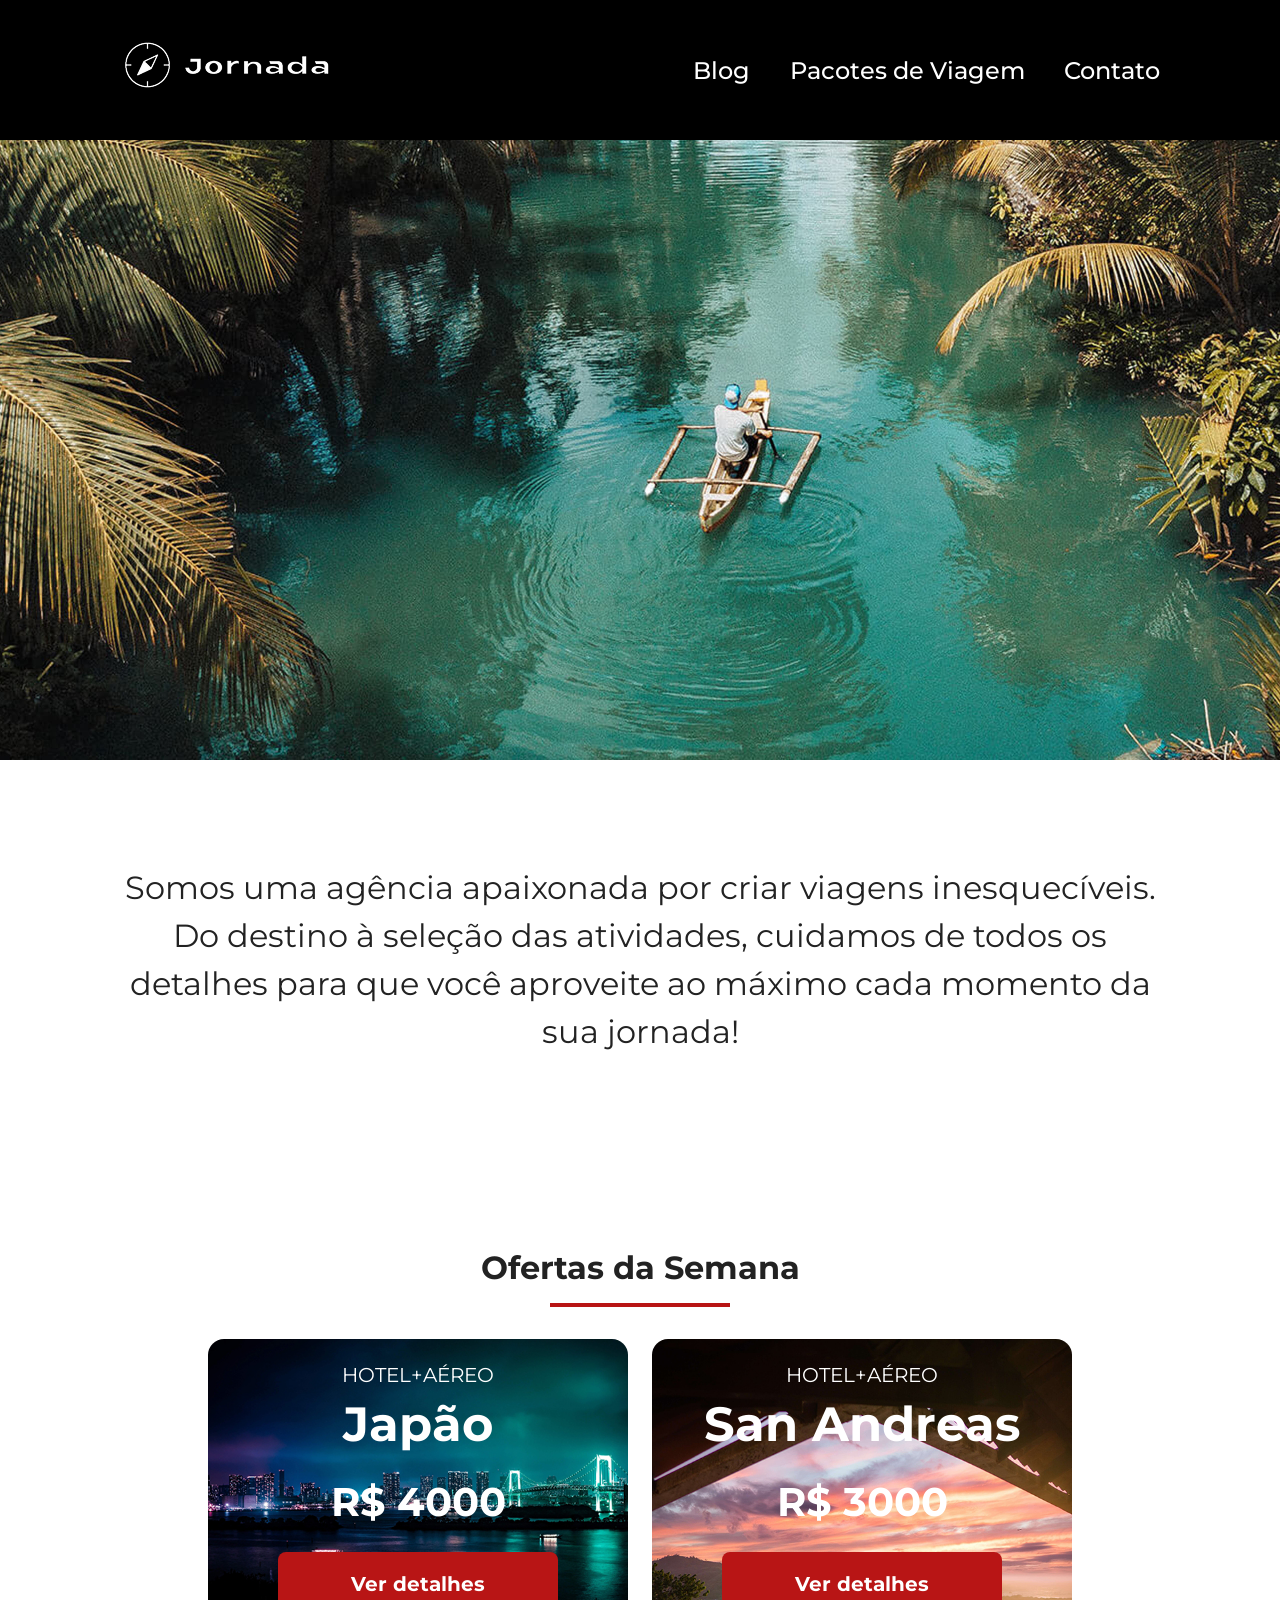
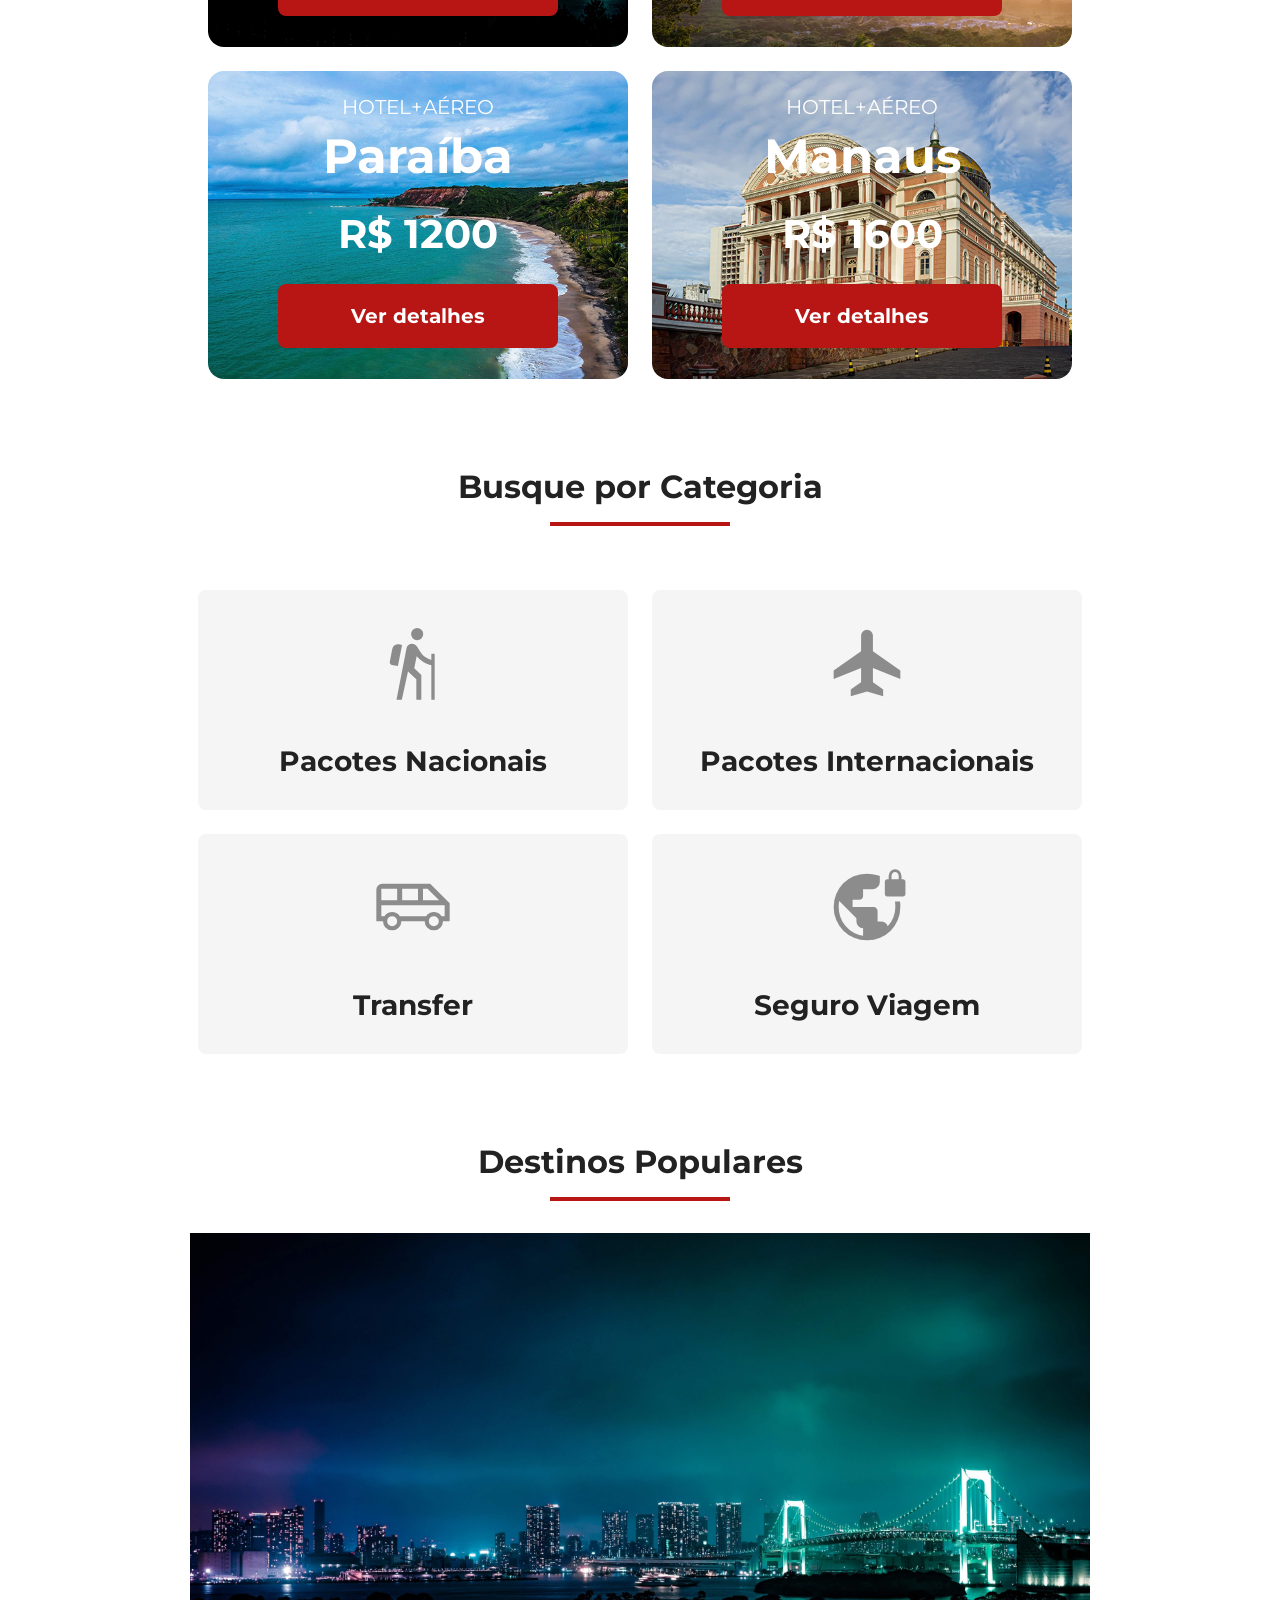
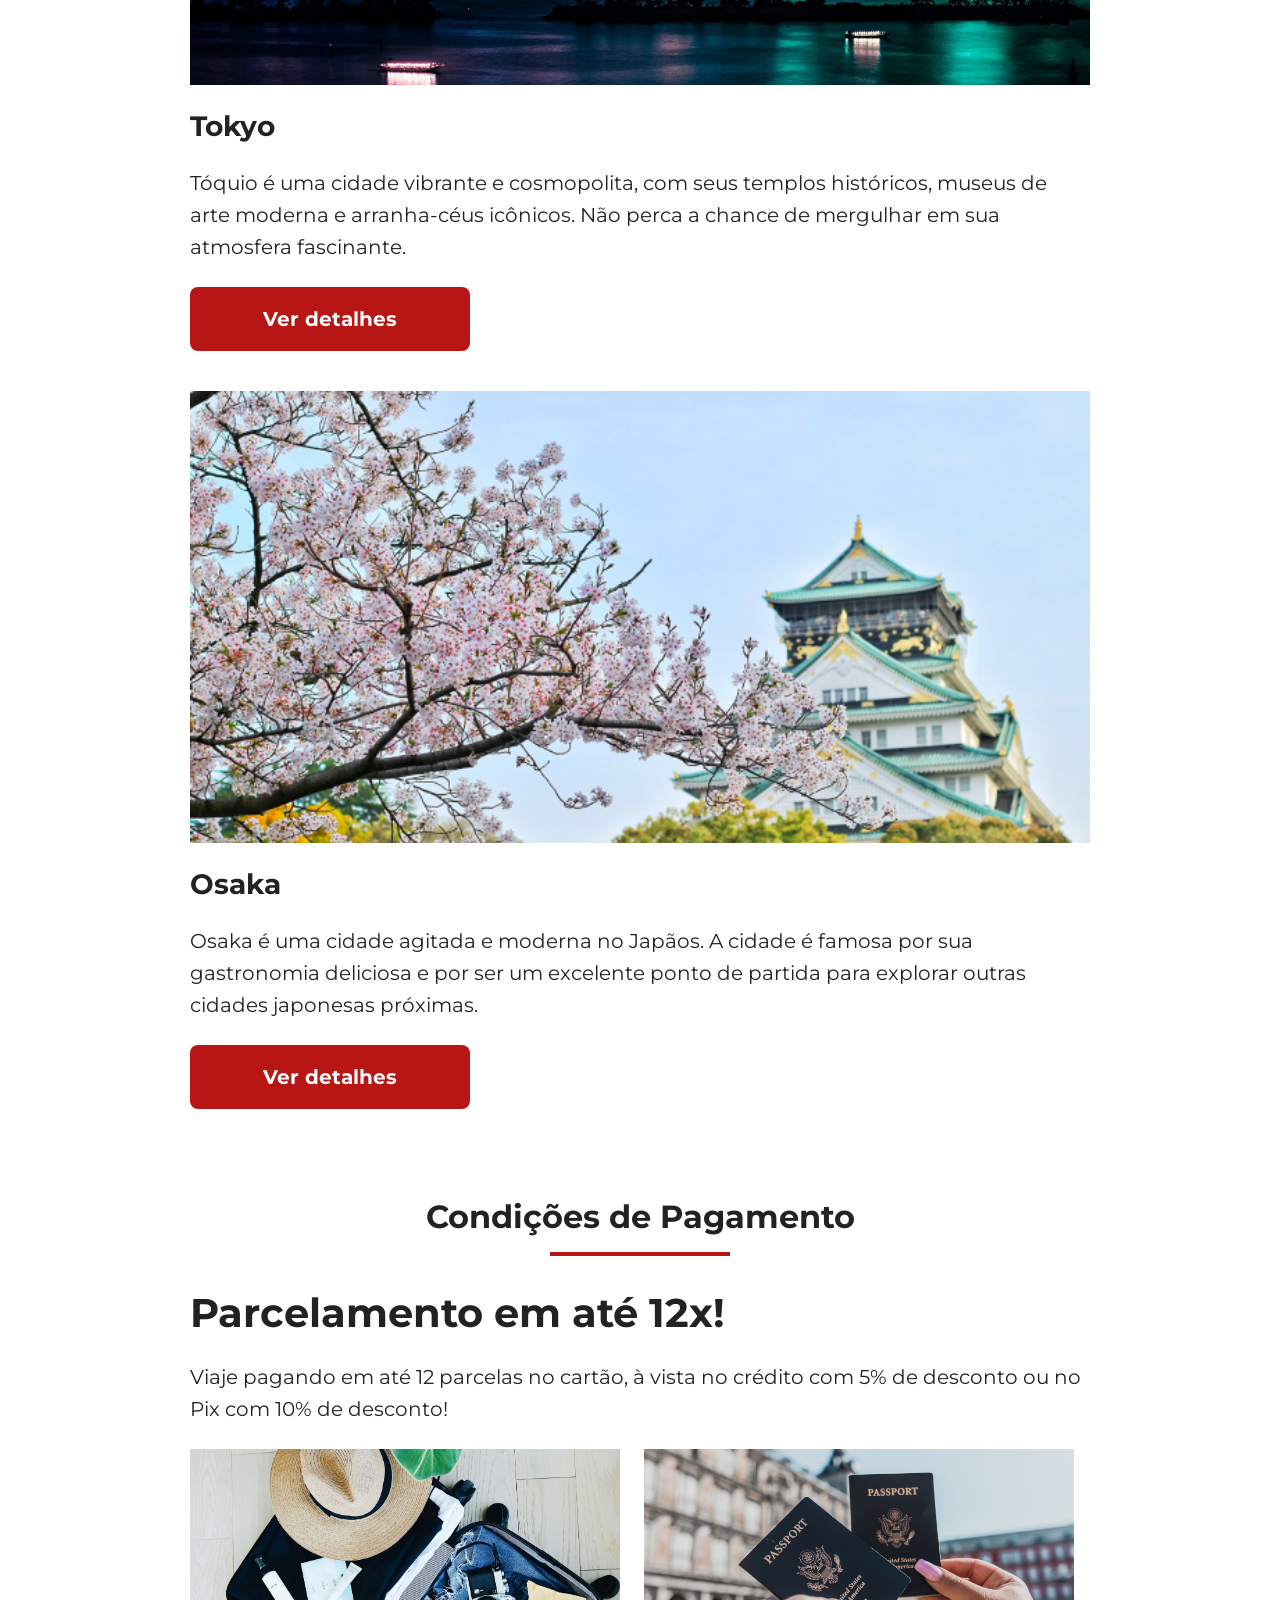
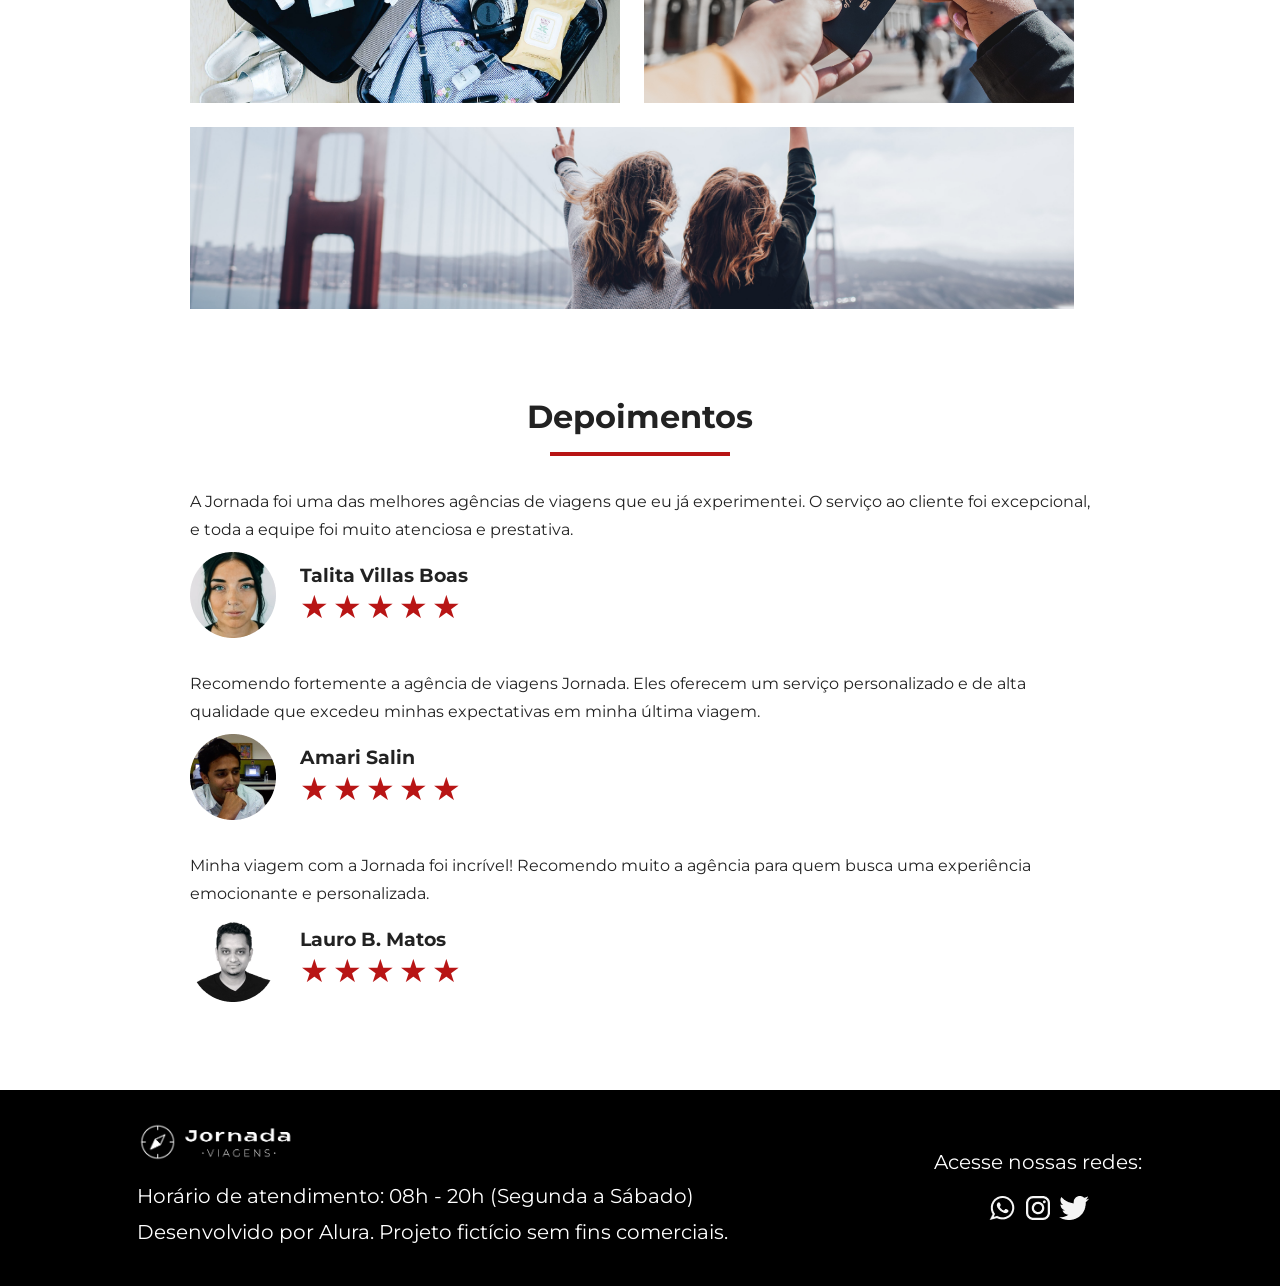
<file: index.html>
<!DOCTYPE html>
<html lang="pt-br">
  <head>
    <meta charset="UTF-8" />
    <meta name="viewport" content="width=device-width, initial-scale=1.0" />
    <meta
      name="description"
      content="Jornada Viagens, uma agência apaixonada por criar viagens inesquecíveis."
    />

    <meta name="og:title" content="Jornada Viagens" />
    <meta
      name="og:description"
      content="Jornada Viagens, uma agência apaixonada por criar viagens inesquecíveis."
    />
    <meta
      name="og:image"
      content="https://gostavovinicius.github.io/jornada-viagens/img/jornada-viagens.png"
    />
    <meta name="og:type" content="website" />
    <meta
      name="og:url"
      content="https://gostavovinicius.github.io/jornada-viagens"
    />

    <link rel="stylesheet" href="css/style.css" />
    <link rel="shortcut icon" href="favicon.svg" type="image/svg" />
    <title>Jornada Viagens</title>
  </head>
  <body>
    <header class="main-header">
      <a class="logo" href="index.html" title="Voltar a página inicial">
        <img
          class="img-mobile"
          src="./img/bussola-jornada-branca.png"
          alt="Bussola do logo Jornada Viagens na cor branca"
        />
        <img
          class="img-desktop"
          src="./img/bussola-jornada-branca-desktop.png"
          alt="Bussola do logo Jornada Viagens na cor branca"
        />
      </a>
      <div class="navigation-menu">
        <label for="menu">
          <img src="./img/menu.png" alt="Menu" />
        </label>
        <input type="checkbox" id="menu" hidden />
        <nav>
          <ul class="list-links">
            <li>
              <a href="blog.html">Blog</a>
            </li>
            <li>
              <a href="pacotes.html">Pacotes de Viagem</a>
            </li>
            <li>
              <a href="contato.html">Contato</a>
            </li>
          </ul>
        </nav>
      </div>
    </header>
    <section class="hero">
      <div class="hero-img"></div>
      <h2>
        Somos uma agência apaixonada por criar viagens inesquecíveis. Do destino
        à seleção das atividades, cuidamos de todos os detalhes para que você
        aproveite ao máximo cada momento da sua jornada!
      </h2>
    </section>
    <section class="offers">
      <div class="section-title">
        <h2>Ofertas da Semana</h2>
        <hr />
      </div>
      <div class="offers-cards">
        <article class="card bg-japao">
          <header>
            <p>HOTEL+AÉREO</p>
            <h3>
              Japão <br />
              <span>R$ 4000</span>
            </h3>
          </header>
          <footer>
            <a href="#" class="button">Ver detalhes</a>
          </footer>
        </article>
        <article class="card bg-san-andreas">
          <header>
            <p>HOTEL+AÉREO</p>
            <h3>
              San Andreas <br />
              <span>R$ 3000</span>
            </h3>
          </header>
          <footer>
            <a href="#" class="button">Ver detalhes</a>
          </footer>
        </article>
        <article class="card bg-paraiba">
          <header>
            <p>HOTEL+AÉREO</p>
            <h3>
              Paraíba <br />
              <span>R$ 1200</span>
            </h3>
          </header>
          <footer>
            <a href="#" class="button">Ver detalhes</a>
          </footer>
        </article>
        <article class="card bg-manaus">
          <header>
            <p>HOTEL+AÉREO</p>
            <h3>
              Manaus <br />
              <span>R$ 1600</span>
            </h3>
          </header>
          <footer>
            <a href="#" class="button">Ver detalhes</a>
          </footer>
        </article>
      </div>
    </section>
    <section class="categories">
      <div class="section-title">
        <h2>Busque por Categoria</h2>
        <hr />
      </div>
      <div class="categories-cards">
        <a
          class="card"
          href="#"
          title="Busque pela categoria Pacotes Nacionais"
        >
          <img src="./img/pacotes-nacionais.svg" alt="Icone de viajante" />
          <h3 class="content-title">Pacotes Nacionais</h3>
        </a>

        <a
          class="card"
          href="#"
          title="Busque pela categoria Pacotes Internacionais"
        >
          <img src="./img/pacotes-internacionais.svg" alt="Icone de um avião" />
          <h3 class="content-title">Pacotes Internacionais</h3>
        </a>

        <a
          class="card single-line transfer"
          href="#"
          title="Busque pelo serviço de Transfer"
        >
          <img src="./img/transfer.svg" alt="Icone de um onibus" />
          <h3 class="content-title">Transfer</h3>
        </a>

        <a
          class="card single-line"
          href="#"
          title="Busque pelo serviço de Seguro Viagem"
        >
          <img
            src="./img/seguro-viagem.svg"
            alt="Icone de um planeta com cadeado"
          />
          <h3 class="content-title">Seguro Viagem</h3>
        </a>
      </div>
    </section>
    <section class="destinations">
      <div class="section-title">
        <h2>Destinos Populares</h2>
        <hr />
      </div>
      <div class="destinations-items">
        <article class="item">
          <header>
            <div class="img-item tokyo"></div>
            <h3 class="content-title">Tokyo</h3>
          </header>
          <p class="content-text">
            Tóquio é uma cidade vibrante e cosmopolita, com seus templos
            históricos, museus de arte moderna e arranha-céus icônicos. Não
            perca a chance de mergulhar em sua atmosfera fascinante.
          </p>
          <footer>
            <a
              href="#"
              class="button"
              title="Veja mais detalhes do destino Tokyo"
              >Ver detalhes</a
            >
          </footer>
        </article>
        <article class="item">
          <header>
            <div class="img-item osaka"></div>
            <h3 class="content-title">Osaka</h3>
          </header>
          <p class="content-text">
            Osaka é uma cidade agitada e moderna no Japãos. A cidade é famosa
            por sua gastronomia deliciosa e por ser um excelente ponto de
            partida para explorar outras cidades japonesas próximas.
          </p>
          <footer>
            <a
              href="#"
              class="button"
              title="Veja mais detalhes do destino Osaka"
              >Ver detalhes</a
            >
          </footer>
        </article>
      </div>
    </section>
    <section class="payments">
      <div class="section-title">
        <h2>Condições de Pagamento</h2>
        <hr />
      </div>
      <div class="content-content">
        <div class="text-content">
          <h3 class="content-title">Parcelamento em até 12x!</h3>
          <p class="content-text">
            Viaje pagando em até 12 parcelas no cartão, à vista no crédito com
            5% de desconto ou no Pix com 10% de desconto!
          </p>
        </div>
        <div class="image-content">
          <div class="image bag"></div>
          <div class="image passport"></div>
          <div class="image people"></div>
        </div>
      </div>
    </section>
    <section class="testimonial">
      <div class="section-title">
        <h2>Depoimentos</h2>
        <hr />
      </div>
      <div class="testimonial-container">
        <article>
          <header>
            <p>
              A Jornada foi uma das melhores agências de viagens que eu já
              experimentei. O serviço ao cliente foi excepcional, e toda a
              equipe foi muito atenciosa e prestativa.
            </p>
          </header>
          <footer>
            <img
              src="./img/avatar-talita.png"
              alt="Imagem de perfil da cliente Talita Villas Boas"
            />
            <div class="profile-content">
              <h3>Talita Villas Boas</h3>
              <div class="rating">
                <span class="star">&#9733;</span>
                <span class="star">&#9733;</span>
                <span class="star">&#9733;</span>
                <span class="star">&#9733;</span>
                <span class="star">&#9733;</span>
              </div>
            </div>
          </footer>
        </article>
        <article>
          <header>
            <p>
              Recomendo fortemente a agência de viagens Jornada. Eles oferecem
              um serviço personalizado e de alta qualidade que excedeu minhas
              expectativas em minha última viagem.
            </p>
          </header>
          <footer>
            <img
              src="./img/avatar-amari.png"
              alt="Imagem de perfil da cliente Amari Salin"
            />
            <div class="profile-content">
              <h3>Amari Salin</h3>
              <div class="rating">
                <span class="star">&#9733;</span>
                <span class="star">&#9733;</span>
                <span class="star">&#9733;</span>
                <span class="star">&#9733;</span>
                <span class="star">&#9733;</span>
              </div>
            </div>
          </footer>
        </article>
        <article>
          <header>
            <p>
              Minha viagem com a Jornada foi incrível! Recomendo muito a agência
              para quem busca uma experiência emocionante e personalizada.
            </p>
          </header>
          <footer>
            <img
              src="./img/avatar-lauro.png"
              alt="Imagem de perfil da cliente Talita Villas Boas"
            />
            <div class="profile-content">
              <h3>Lauro B. Matos</h3>
              <div class="rating">
                <span class="star">&#9733;</span>
                <span class="star">&#9733;</span>
                <span class="star">&#9733;</span>
                <span class="star">&#9733;</span>
                <span class="star">&#9733;</span>
              </div>
            </div>
          </footer>
        </article>
      </div>
    </section>
    <section class="hero-footer">
      <div class="hero-footer-img"></div>
    </section>
    <footer class="rodape">
      <div class="rodape-info">
        <a href="index.html">
          <img
            class="rodape-logo"
            src="./img/jornada-viagens.png"
            alt="Logo da Jornada Viagens"
          />
        </a>
        <p>Horário de atendimento: 08h - 20h (Segunda a Sábado)</p>
        <p>Desenvolvido por Alura. Projeto fictício sem fins comerciais.</p>
      </div>
      <div class="rodape-social">
        <p>Acesse nossas redes:</p>
        <a href="#" title="Acesse o nosso Whatsapp"
          ><img src="./img/whatsapp.png" alt="Logo do whatsapp branco"
        /></a>
        <a href="#" title="Acesse o nosso Instagram"
          ><img src="./img/instagram.png" alt="Logo do instagram branco"
        /></a>
        <a href="#" title="Acesse o nosso Twitter"
          ><img src="./img/twitter.png" alt="Logo do twitter branco"
        /></a>
      </div>
    </footer>
  </body>
</html>
</file>
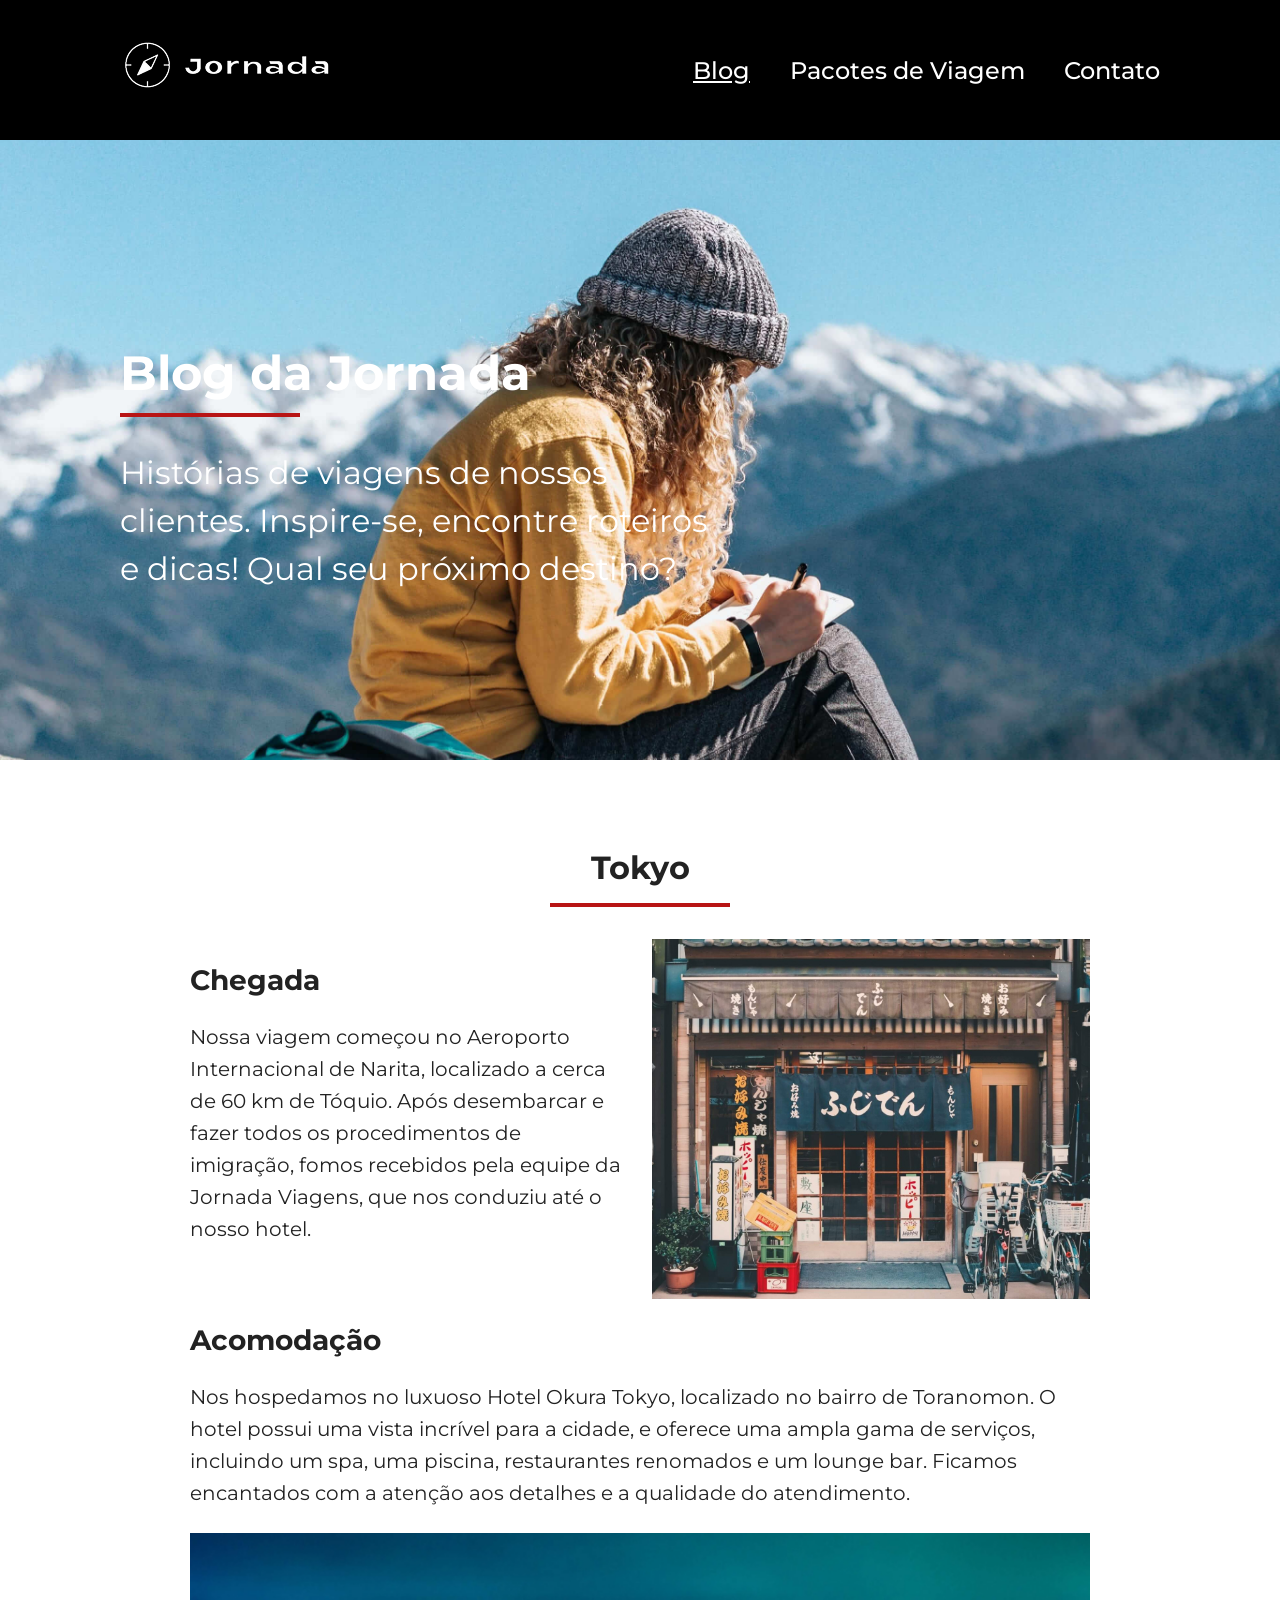
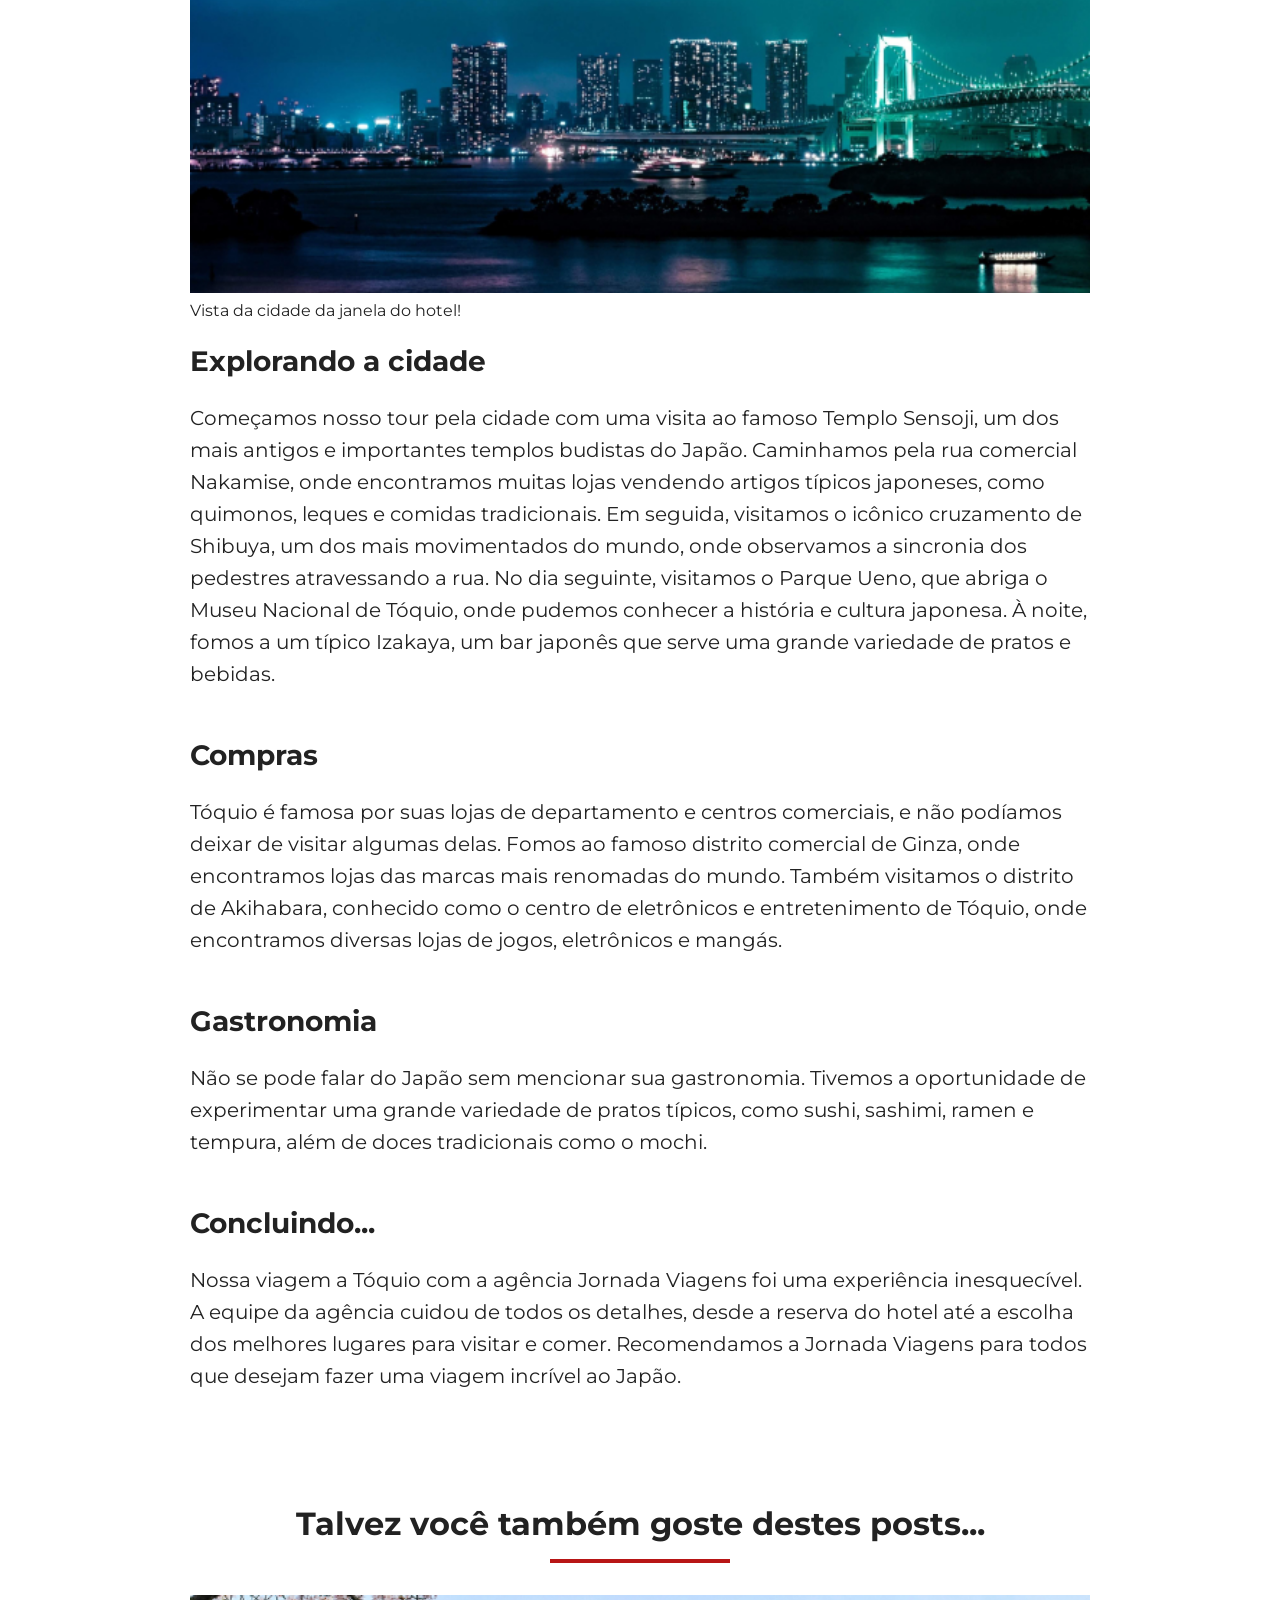
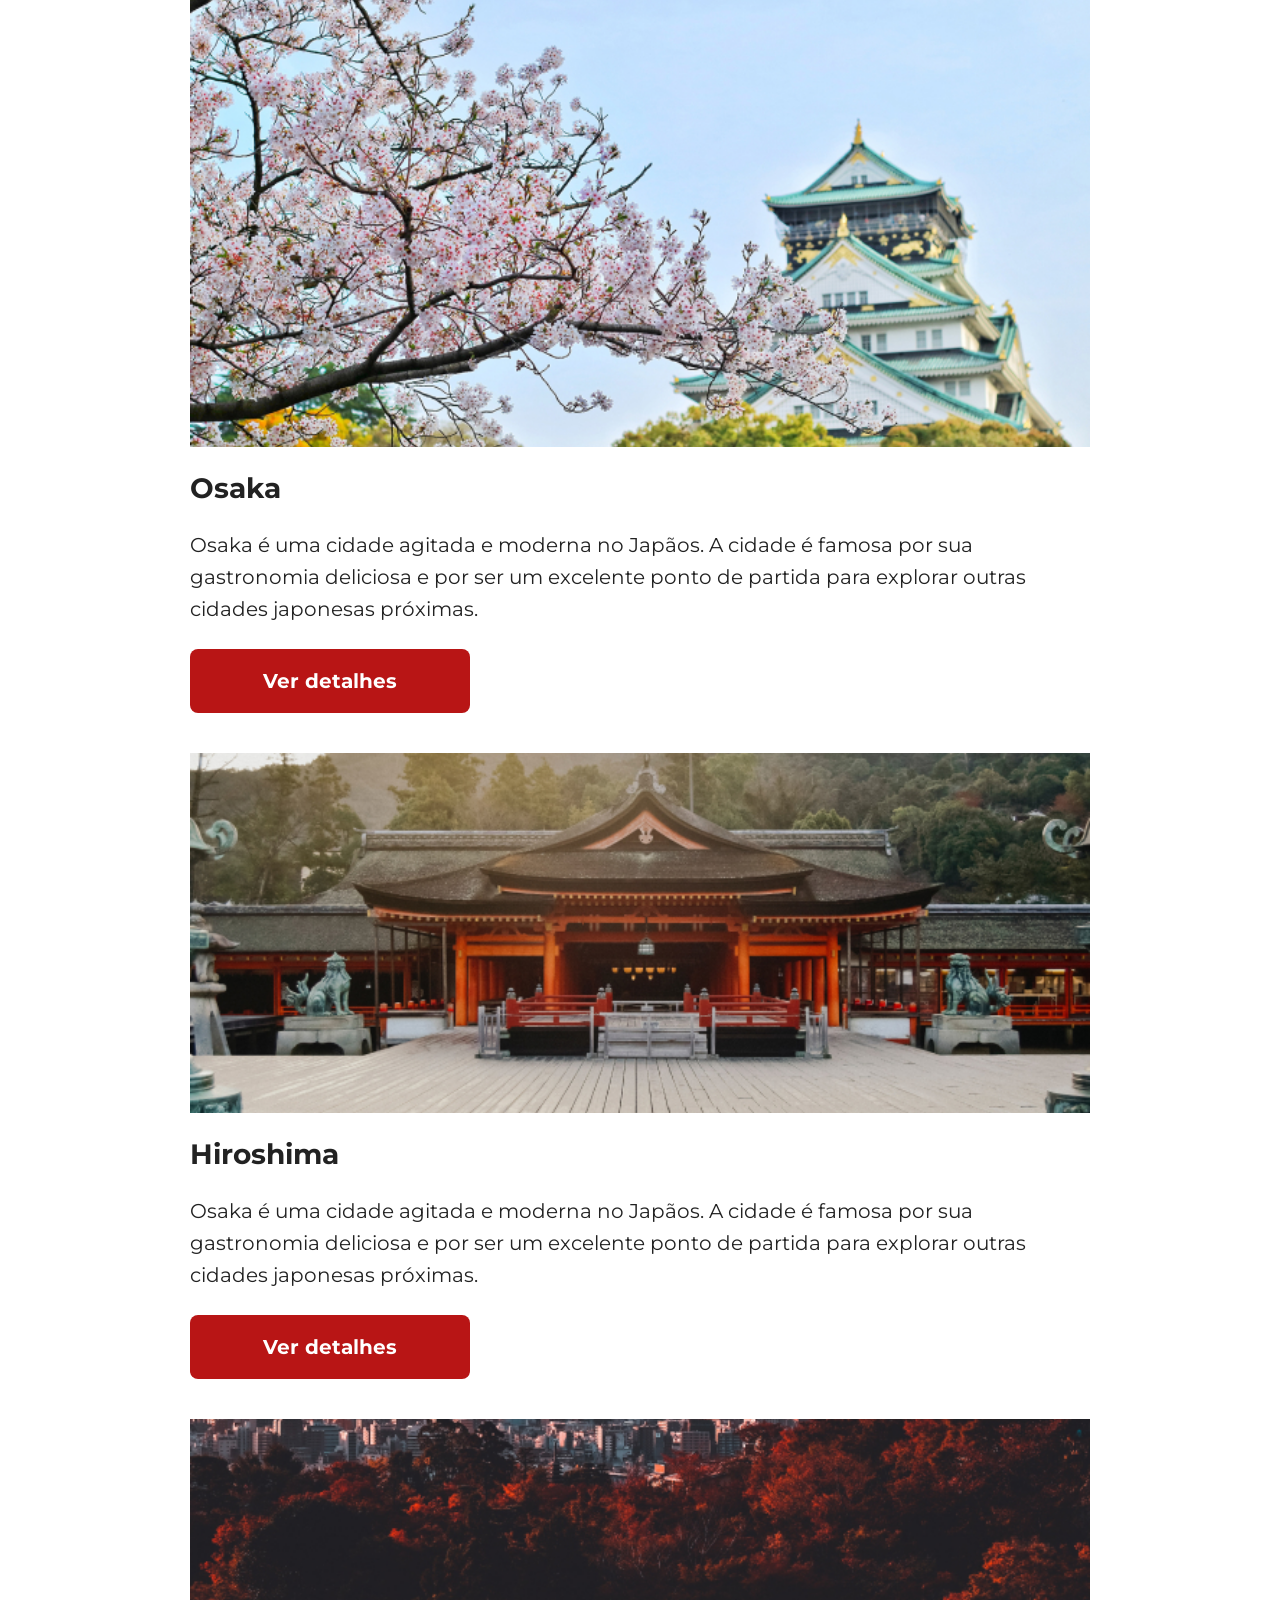
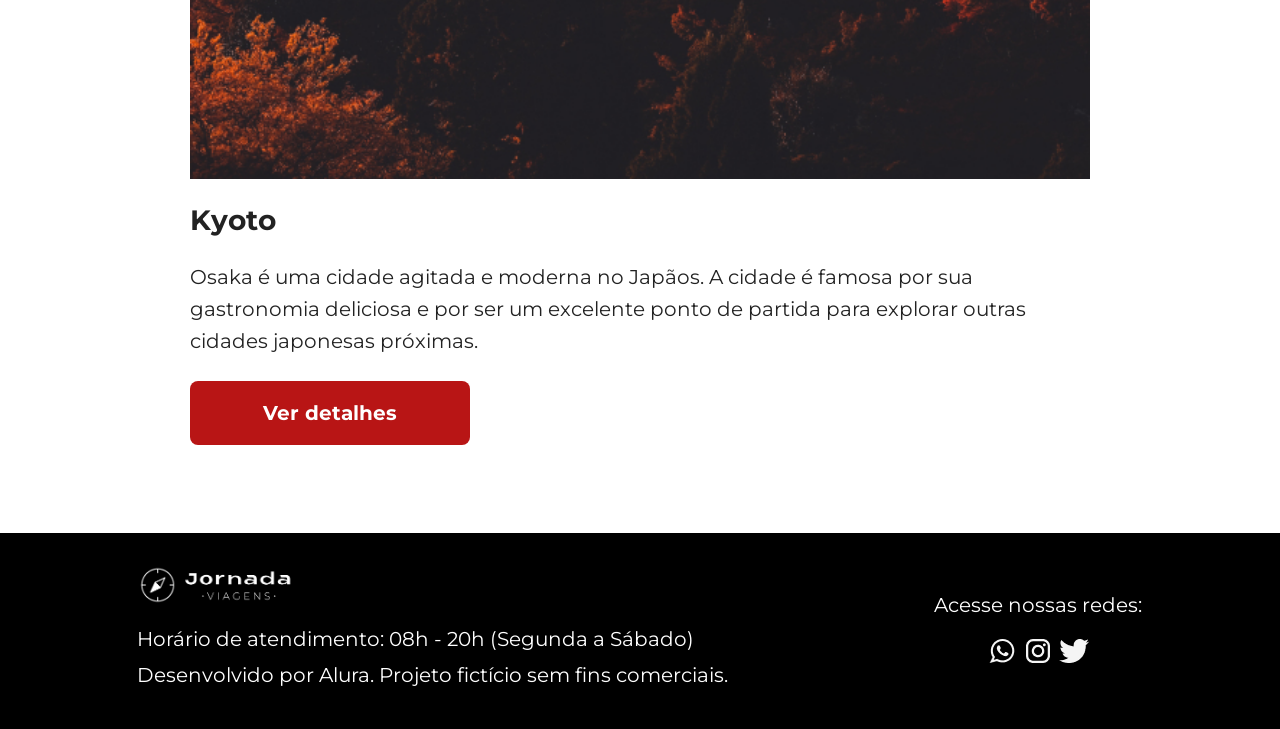
<file: blog.html>
<!DOCTYPE html>
<html lang="pt-br">
  <head>
    <meta charset="UTF-8" />
    <meta name="viewport" content="width=device-width, initial-scale=1.0" />
    <meta
      name="description"
      content="Jornada Viagens, uma agência apaixonada por criar viagens inesquecíveis."
    />

    <meta name="og:title" content="Jornada Viagens" />
    <meta
      name="og:description"
      content="Jornada Viagens, uma agência apaixonada por criar viagens inesquecíveis."
    />
    <meta
      name="og:image"
      content="https://gostavovinicius.github.io/jornada-viagens/img/jornada-viagens.png"
    />
    <meta name="og:type" content="website" />
    <meta
      name="og:url"
      content="https://gostavovinicius.github.io/jornada-viagens"
    />

    <link rel="stylesheet" href="css/style.css" />
    <link rel="shortcut icon" href="favicon.svg" type="image/svg" />
    <title>Jornada Viagens</title>
  </head>
  <body>
    <header class="main-header">
      <a class="logo" href="index.html" title="Voltar a página inicial">
        <img
          class="img-mobile"
          src="./img/bussola-jornada-branca.png"
          alt="Bussola do logo Jornada Viagens na cor branca"
        />
        <img
          class="img-desktop"
          src="./img/bussola-jornada-branca-desktop.png"
          alt="Bussola do logo Jornada Viagens na cor branca"
        />
      </a>
      <div class="navigation-menu">
        <label for="menu">
          <img src="./img/menu.png" alt="Menu" />
        </label>
        <input type="checkbox" id="menu" hidden />
        <nav>
          <ul class="list-links">
            <li>
              <a class="page-current" href="blog.html">Blog</a>
            </li>
            <li>
              <a href="pacotes.html">Pacotes de Viagem</a>
            </li>
            <li>
              <a href="contato.html">Contato</a>
            </li>
          </ul>
        </nav>
      </div>
    </header>
    <section class="hero-blog">
      <div class="hero-blog-bg">
        <h2 class="title-page">
          Blog da Jornada
          <hr />
        </h2>

        <p class="blog-text">
          Histórias de viagens de nossos clientes. Inspire-se, encontre roteiros
          e dicas! Qual seu próximo destino?
        </p>
      </div>
    </section>
    <section class="post-blog">
      <div class="section-title">
        <h2>Tokyo</h2>
        <hr />
      </div>
      <section class="post-content">
        <div class="welcome">
          <div>
            <h3 class="content-title">Chegada</h3>
            <p>
              Nossa viagem começou no Aeroporto Internacional de Narita,
              localizado a cerca de 60 km de Tóquio. Após desembarcar e fazer
              todos os procedimentos de imigração, fomos recebidos pela equipe
              da Jornada Viagens, que nos conduziu até o nosso hotel.
            </p>
          </div>
          <div class="content-photo tokyo"></div>
        </div>
        <h3 class="content-title">Acomodação</h3>
        <p>
          Nos hospedamos no luxuoso Hotel Okura Tokyo, localizado no bairro de
          Toranomon. O hotel possui uma vista incrível para a cidade, e oferece
          uma ampla gama de serviços, incluindo um spa, uma piscina,
          restaurantes renomados e um lounge bar. Ficamos encantados com a
          atenção aos detalhes e a qualidade do atendimento.
        </p>

        <figure>
          <div class="content-photo tokyo-city"></div>
          <legend>Vista da cidade da janela do hotel!</legend>
        </figure>
        <h3 class="content-title">Explorando a cidade</h3>
        <p>
          Começamos nosso tour pela cidade com uma visita ao famoso Templo
          Sensoji, um dos mais antigos e importantes templos budistas do Japão.
          Caminhamos pela rua comercial Nakamise, onde encontramos muitas lojas
          vendendo artigos típicos japoneses, como quimonos, leques e comidas
          tradicionais. Em seguida, visitamos o icônico cruzamento de Shibuya,
          um dos mais movimentados do mundo, onde observamos a sincronia dos
          pedestres atravessando a rua. No dia seguinte, visitamos o Parque
          Ueno, que abriga o Museu Nacional de Tóquio, onde pudemos conhecer a
          história e cultura japonesa. À noite, fomos a um típico Izakaya, um
          bar japonês que serve uma grande variedade de pratos e bebidas.
        </p>
        <h3 class="content-title">Compras</h3>
        <p>
          Tóquio é famosa por suas lojas de departamento e centros comerciais, e
          não podíamos deixar de visitar algumas delas. Fomos ao famoso distrito
          comercial de Ginza, onde encontramos lojas das marcas mais renomadas
          do mundo. Também visitamos o distrito de Akihabara, conhecido como o
          centro de eletrônicos e entretenimento de Tóquio, onde encontramos
          diversas lojas de jogos, eletrônicos e mangás.
        </p>
        <h3 class="content-title">Gastronomia</h3>
        <p>
          Não se pode falar do Japão sem mencionar sua gastronomia. Tivemos a
          oportunidade de experimentar uma grande variedade de pratos típicos,
          como sushi, sashimi, ramen e tempura, além de doces tradicionais como
          o mochi.
        </p>
        <h3 class="content-title">Concluindo...</h3>
        <p>
          Nossa viagem a Tóquio com a agência Jornada Viagens foi uma
          experiência inesquecível. A equipe da agência cuidou de todos os
          detalhes, desde a reserva do hotel até a escolha dos melhores lugares
          para visitar e comer. Recomendamos a Jornada Viagens para todos que
          desejam fazer uma viagem incrível ao Japão.
        </p>
      </section>
      <section class="others-posts">
        <div class="section-title">
          <h2>Talvez você também goste destes posts...</h2>
          <hr />
        </div>
        <div class="destinations-items">
          <article class="item">
            <header>
              <div class="img-item osaka"></div>
              <h3 class="content-title">Osaka</h3>
            </header>
            <p>
              Osaka é uma cidade agitada e moderna no Japãos. A cidade é famosa
              por sua gastronomia deliciosa e por ser um excelente ponto de
              partida para explorar outras cidades japonesas próximas.
            </p>
            <footer>
              <a
                href="#"
                class="button"
                title="Veja mais detalhes do destino Tokyo"
                >Ver detalhes</a
              >
            </footer>
          </article>
          <article class="item">
            <header>
              <div class="content-photo hiroshima"></div>
              <h3 class="content-title">Hiroshima</h3>
            </header>
            <p>
              Osaka é uma cidade agitada e moderna no Japãos. A cidade é famosa
              por sua gastronomia deliciosa e por ser um excelente ponto de
              partida para explorar outras cidades japonesas próximas.
            </p>
            <footer>
              <a
                href="#"
                class="button"
                title="Veja mais detalhes do destino Osaka"
                >Ver detalhes</a
              >
            </footer>
          </article>
          <article class="item">
            <header>
              <div class="content-photo kyoto"></div>
              <h3 class="content-title">Kyoto</h3>
            </header>
            <p>
              Osaka é uma cidade agitada e moderna no Japãos. A cidade é famosa
              por sua gastronomia deliciosa e por ser um excelente ponto de
              partida para explorar outras cidades japonesas próximas.
            </p>
            <footer>
              <a
                href="#"
                class="button"
                title="Veja mais detalhes do destino Osaka"
                >Ver detalhes</a
              >
            </footer>
          </article>
        </div>
      </section>
    </section>
    <footer class="rodape">
      <div class="rodape-info">
        <a href="index.html">
          <img
            class="rodape-logo"
            src="./img/jornada-viagens.png"
            alt="Logo da Jornada Viagens"
          />
        </a>
        <p>Horário de atendimento: 08h - 20h (Segunda a Sábado)</p>
        <p>Desenvolvido por Alura. Projeto fictício sem fins comerciais.</p>
      </div>
      <div class="rodape-social">
        <p>Acesse nossas redes:</p>
        <a href="#" title="Acesse o nosso Whatsapp"
          ><img src="./img/whatsapp.png" alt="Logo do whatsapp branco"
        /></a>
        <a href="#" title="Acesse o nosso Instagram"
          ><img src="./img/instagram.png" alt="Logo do instagram branco"
        /></a>
        <a href="#" title="Acesse o nosso Twitter"
          ><img src="./img/twitter.png" alt="Logo do twitter branco"
        /></a>
      </div>
    </footer>
  </body>
</html>
</file>
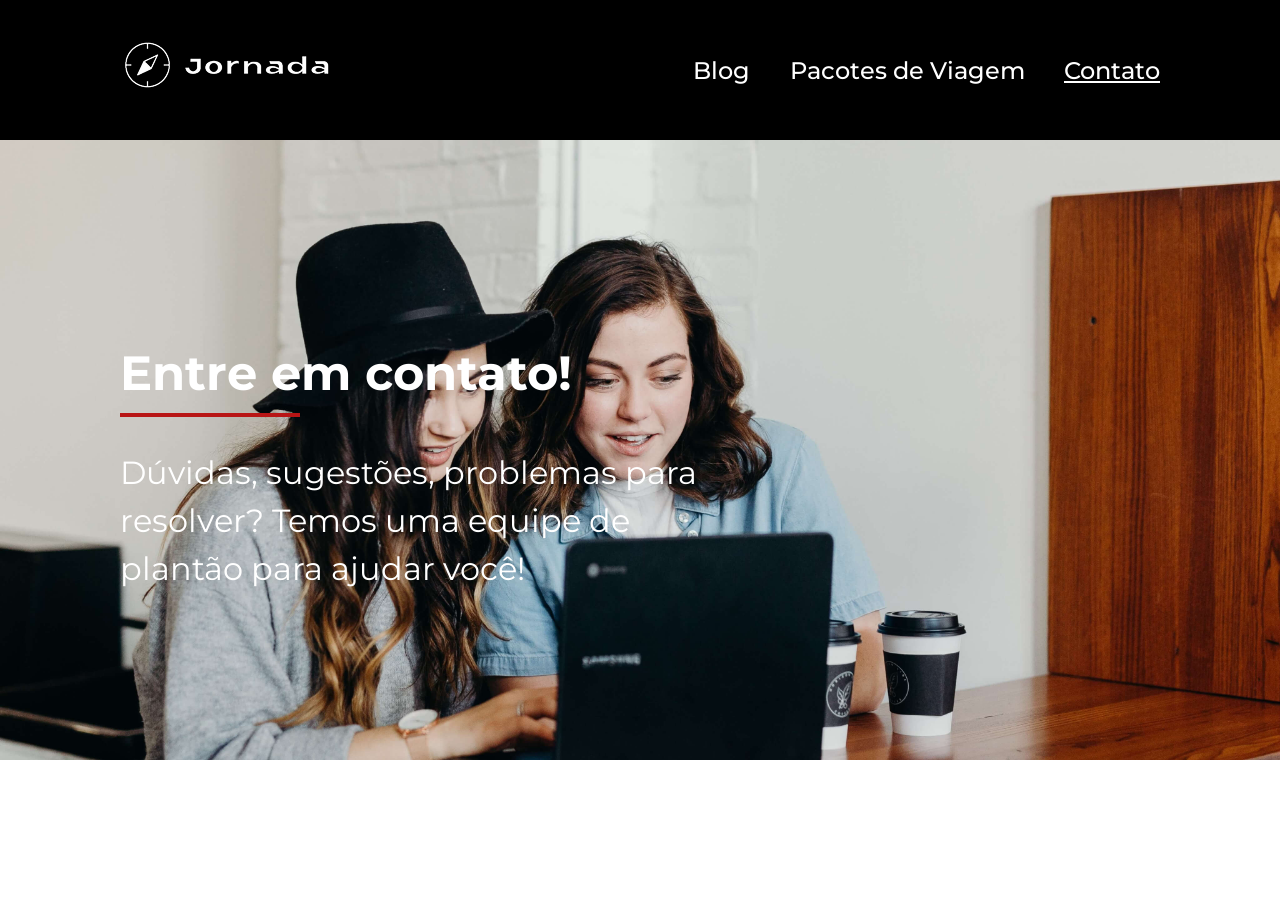
<file: contato.html>
<!DOCTYPE html>
<html lang="pt-br">
  <head>
    <meta charset="UTF-8" />
    <meta name="viewport" content="width=device-width, initial-scale=1.0" />
    <meta
      name="description"
      content="Jornada Viagens, uma agência apaixonada por criar viagens inesquecíveis."
    />

    <meta name="og:title" content="Jornada Viagens" />
    <meta
      name="og:description"
      content="Jornada Viagens, uma agência apaixonada por criar viagens inesquecíveis."
    />
    <meta
      name="og:image"
      content="https://gostavovinicius.github.io/jornada-viagens/img/jornada-viagens.png"
    />
    <meta name="og:type" content="website" />
    <meta
      name="og:url"
      content="https://gostavovinicius.github.io/jornada-viagens"
    />

    <link rel="stylesheet" href="css/style.css" />
    <link rel="shortcut icon" href="favicon.svg" type="image/svg" />
    <title>Jornada Viagens</title>
  </head>
  <body>
    <header class="main-header">
      <a class="logo" href="index.html" title="Voltar a página inicial">
        <img
          class="img-mobile"
          src="./img/bussola-jornada-branca.png"
          alt="Bussola do logo Jornada Viagens na cor branca"
        />
        <img
          class="img-desktop"
          src="./img/bussola-jornada-branca-desktop.png"
          alt="Bussola do logo Jornada Viagens na cor branca"
        />
      </a>
      <div class="navigation-menu">
        <label for="menu">
          <img src="./img/menu.png" alt="Menu" />
        </label>
        <input type="checkbox" id="menu" hidden />
        <nav>
          <ul class="list-links">
            <li>
              <a href="blog.html">Blog</a>
            </li>
            <li>
              <a href="pacotes.html">Pacotes de Viagem</a>
            </li>
            <li>
              <a class="page-current" href="contato.html">Contato</a>
            </li>
          </ul>
        </nav>
      </div>
    </header>
    <section class="hero-contato">
      <div class="bg-cover-center hero-contato-bg">
        <h2 class="title-page">
          Entre em contato!
          <hr />
        </h2>

        <p class="blog-text">
          Dúvidas, sugestões, problemas para resolver? Temos uma equipe de
          plantão para ajudar você!
        </p>
      </div>
    </section>
  </body>
</html>
</file>
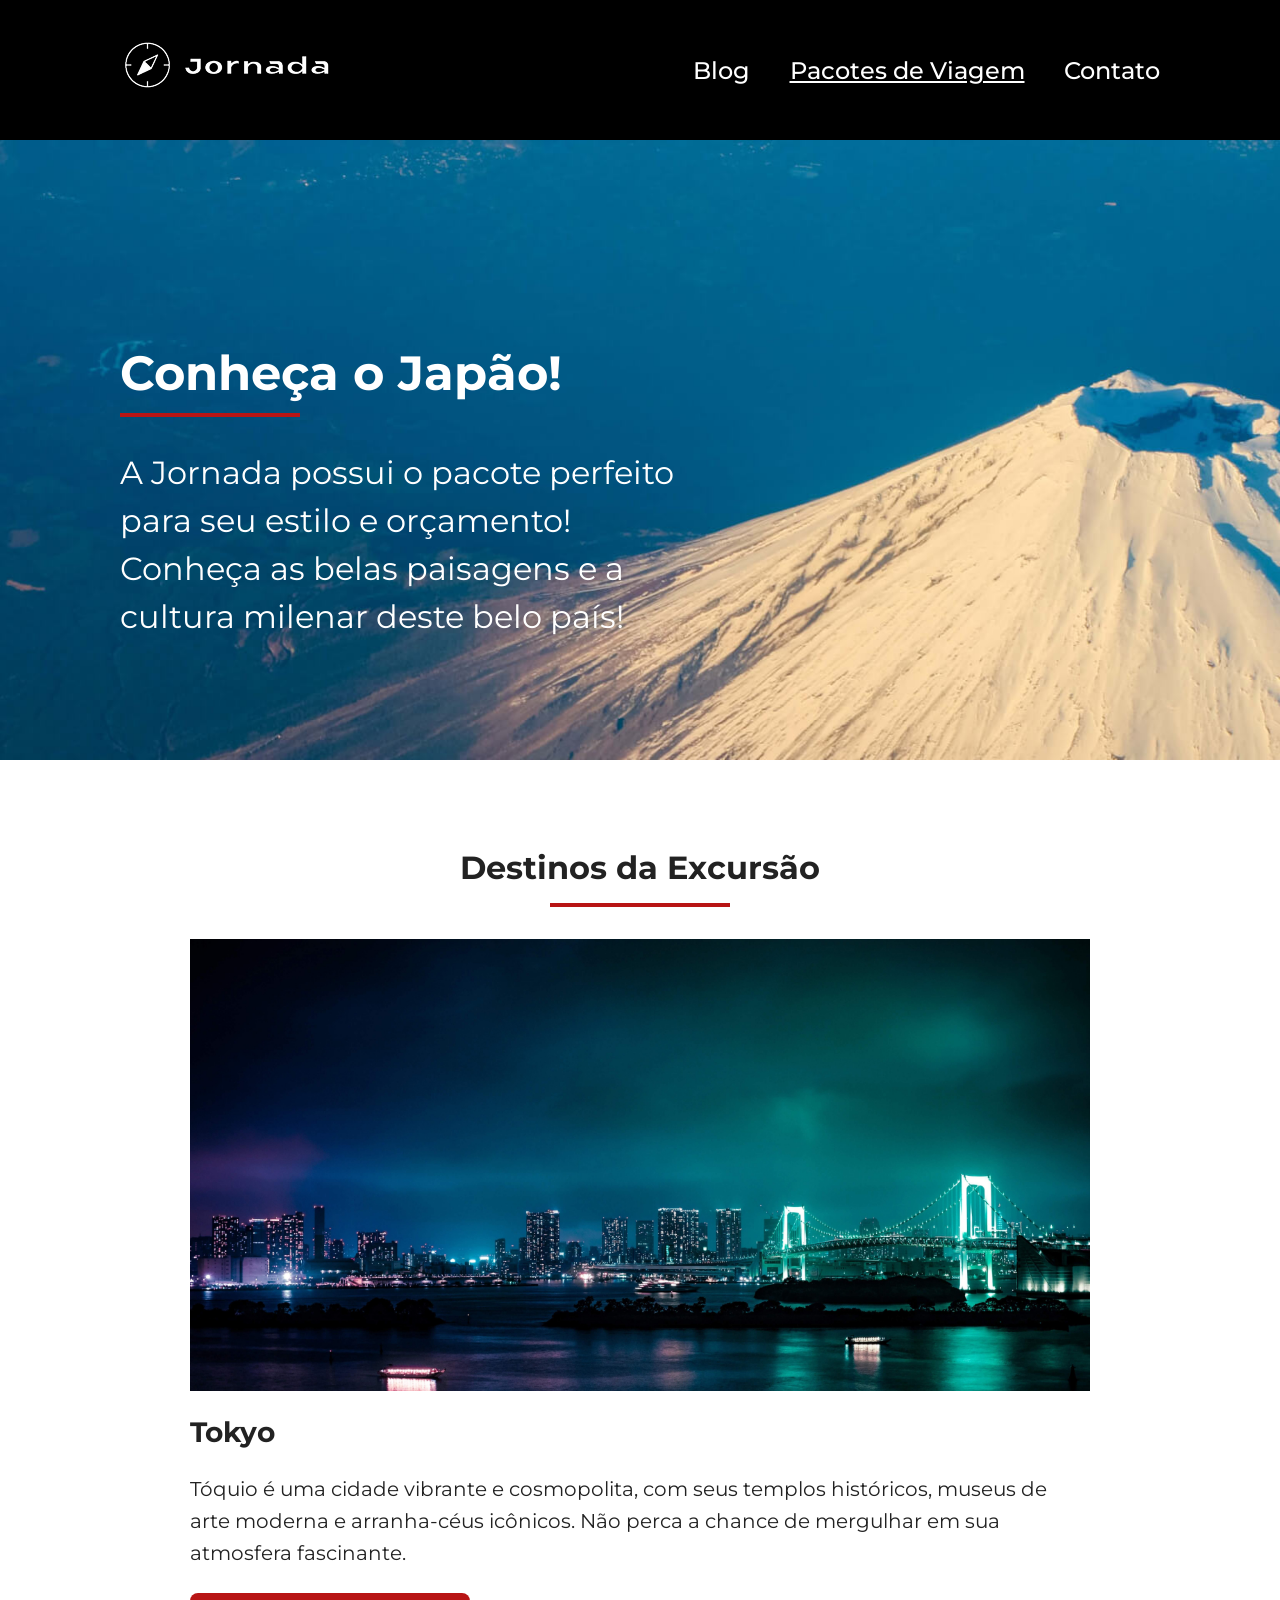
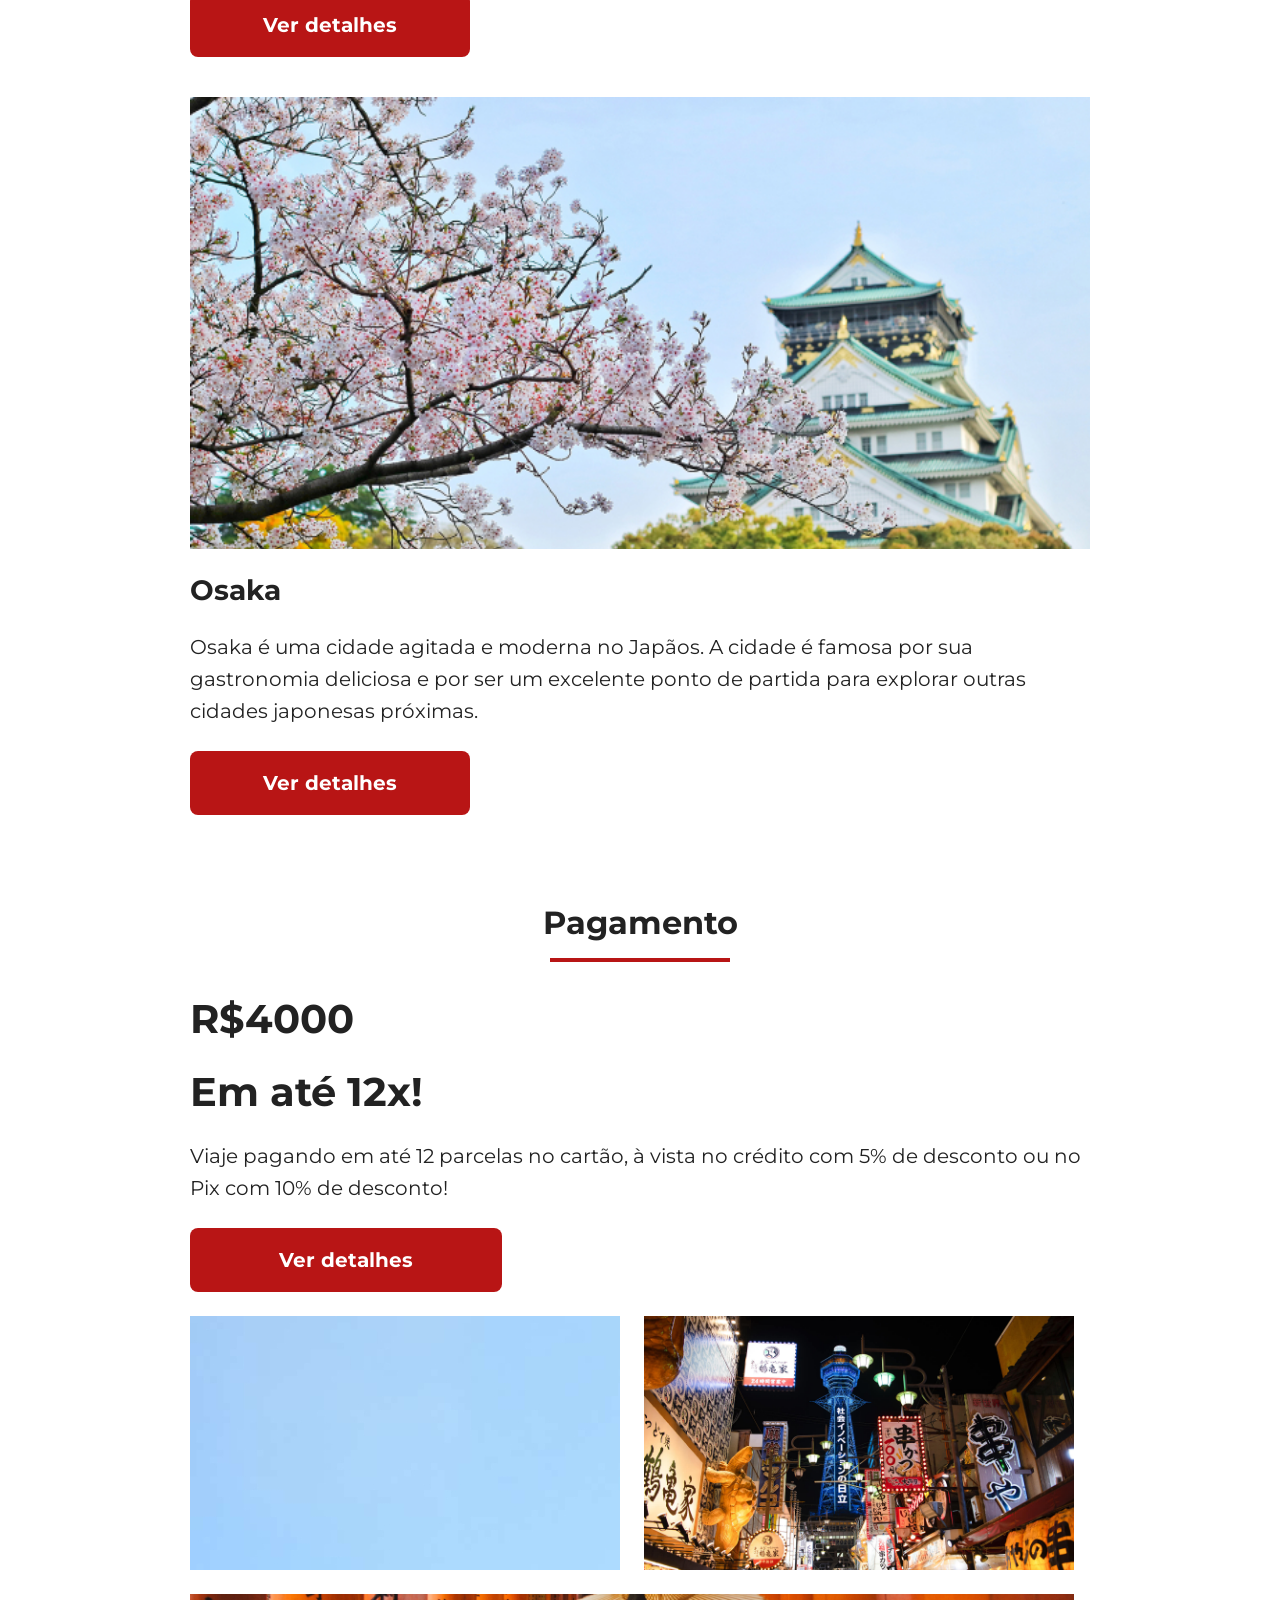
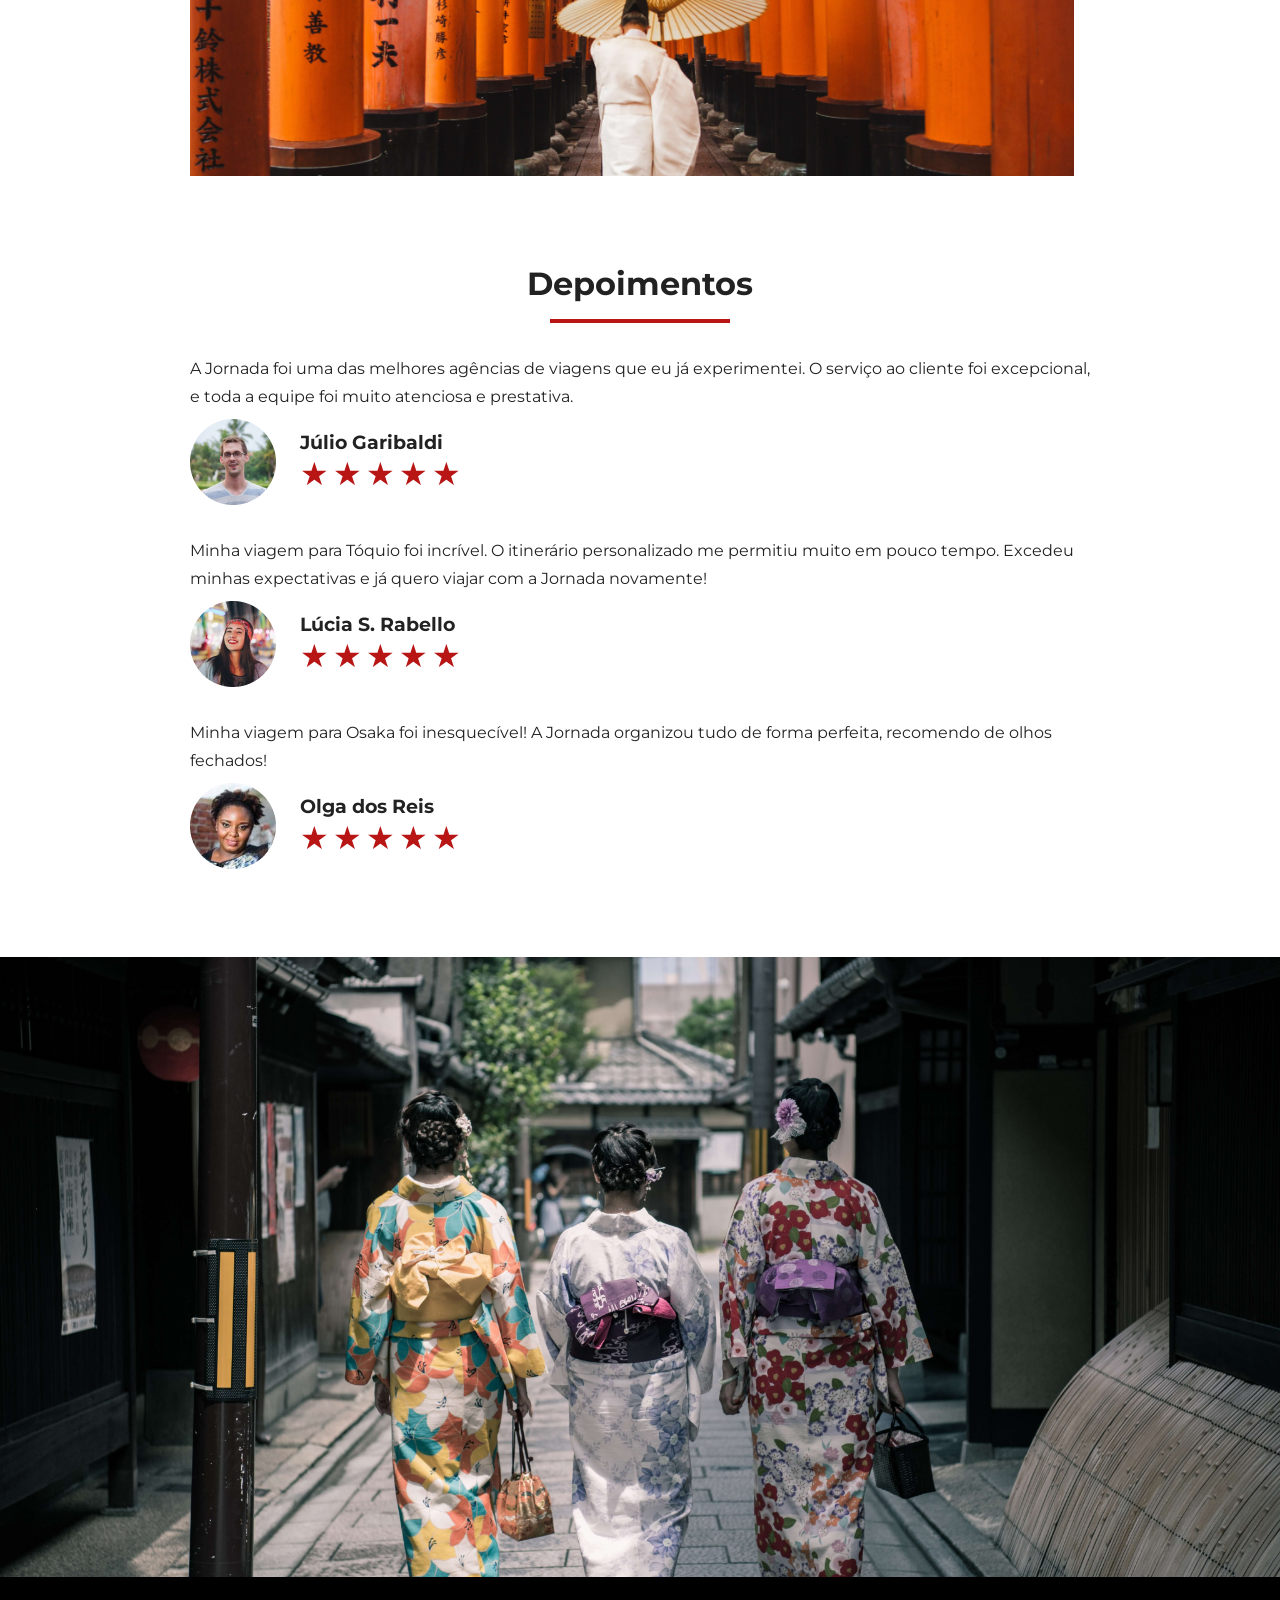
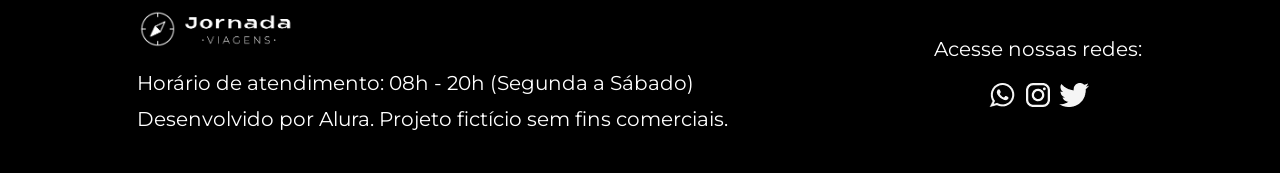
<file: pacotes.html>
<!DOCTYPE html>
<html lang="pt-br">
  <head>
    <meta charset="UTF-8" />
    <meta name="viewport" content="width=device-width, initial-scale=1.0" />
    <meta
      name="description"
      content="Jornada Viagens, uma agência apaixonada por criar viagens inesquecíveis."
    />

    <meta name="og:title" content="Jornada Viagens" />
    <meta
      name="og:description"
      content="Jornada Viagens, uma agência apaixonada por criar viagens inesquecíveis."
    />
    <meta
      name="og:image"
      content="https://gostavovinicius.github.io/jornada-viagens./img/jornada-viagens.png"
    />
    <meta name="og:type" content="website" />
    <meta
      name="og:url"
      content="https://gostavovinicius.github.io/jornada-viagens"
    />

    <link rel="stylesheet" href="css/style.css" />
    <link rel="shortcut icon" href="favicon.svg" type="image/svg" />
    <title>Pacotes de Viagem</title>
  </head>
  <body>
    <header class="main-header">
      <a
        class="logo"
        href="index.html"
        title="Acesse a página inicial do Jornada Viagens"
      >
        <img
          class="img-mobile"
          src="./img/bussola-jornada-branca.png"
          alt="Logo branco da Jornada Viagens"
        />
        <img
          class="img-desktop"
          src="./img/bussola-jornada-branca-desktop.png"
          alt=" Logo branco da Jornada Viagens"
        />
      </a>
      <div class="navigation-menu">
        <label for="menu">
          <img src="./img/menu.png" alt="Icone de menu" />
        </label>
        <input type="checkbox" id="menu" hidden />
        <nav>
          <ul class="list-links">
            <li><a href="blog.html">Blog</a></li>
            <li>
              <a class="page-current" href="pacotes.html">Pacotes de Viagem</a>
            </li>
            <li><a href="contato.html">Contato</a></li>
          </ul>
        </nav>
      </div>
    </header>
    <section class="hero">
      <div class="bg-cover-center hero-pacote">
        <h2 class="title-page">
          Conheça o Japão!
          <hr />
        </h2>

        <p class="blog-text">
          A Jornada possui o pacote perfeito para seu estilo e orçamento!
          Conheça as belas paisagens e a cultura milenar deste belo país!
        </p>
      </div>
    </section>
    <section class="destinations">
      <div class="section-title">
        <h2>Destinos da Excursão</h2>
        <hr />
      </div>
      <div class="destinations-items">
        <article class="item">
          <header>
            <div class="img-item tokyo"></div>
            <h3 class="content-title">Tokyo</h3>
          </header>
          <p class="content-text">
            Tóquio é uma cidade vibrante e cosmopolita, com seus templos
            históricos, museus de arte moderna e arranha-céus icônicos. Não
            perca a chance de mergulhar em sua atmosfera fascinante.
          </p>
          <footer>
            <a
              href="#"
              class="button"
              title="Veja mais detalhes do destino Tokyo"
              >Ver detalhes</a
            >
          </footer>
        </article>
        <article class="item">
          <header>
            <div class="img-item osaka"></div>
            <h3 class="content-title">Osaka</h3>
          </header>
          <p class="content-text">
            Osaka é uma cidade agitada e moderna no Japãos. A cidade é famosa
            por sua gastronomia deliciosa e por ser um excelente ponto de
            partida para explorar outras cidades japonesas próximas.
          </p>
          <footer>
            <a
              href="#"
              class="button"
              title="Veja mais detalhes do destino Osaka"
              >Ver detalhes</a
            >
          </footer>
        </article>
      </div>
    </section>
    <section class="payments-pacotes">
      <div class="section-title">
        <h2>Pagamento</h2>
        <hr />
      </div>
      <div class="content-content">
        <div class="text-content">
          <h3>R$4000</h3>
          <h3 class="content-title">Em até 12x!</h3>
          <p class="content-text">
            Viaje pagando em até 12 parcelas no cartão, à vista no crédito com
            5% de desconto ou no Pix com 10% de desconto!
          </p>
          <a href="#" class="button">Ver detalhes</a>
        </div>
        <div class="image-content">
          <div class="image kaichie"></div>
          <div class="image dibert"></div>
          <div class="image persona"></div>
        </div>
      </div>
    </section>
    <section class="testimonial">
      <div class="section-title">
        <h2>Depoimentos</h2>
        <hr />
      </div>
      <div class="testimonial-container">
        <article>
          <header>
            <p>
              A Jornada foi uma das melhores agências de viagens que eu já
              experimentei. O serviço ao cliente foi excepcional, e toda a
              equipe foi muito atenciosa e prestativa.
            </p>
          </header>
          <footer>
            <img
              src="./img/avatar-julio.png"
              alt="Imagem de perfil da cliente Júlio Garibaldi"
            />
            <div class="profile-content">
              <h3>Júlio Garibaldi</h3>
              <div class="rating">
                <span class="star">&#9733;</span>
                <span class="star">&#9733;</span>
                <span class="star">&#9733;</span>
                <span class="star">&#9733;</span>
                <span class="star">&#9733;</span>
              </div>
            </div>
          </footer>
        </article>
        <article>
          <header>
            <p>
              Minha viagem para Tóquio foi incrível. O itinerário personalizado
              me permitiu muito em pouco tempo. Excedeu minhas expectativas e já
              quero viajar com a Jornada novamente!
            </p>
          </header>
          <footer>
            <img
              src="./img/avatar-lucia.png"
              alt="Imagem de perfil da cliente Lúcia S. Rabello"
            />
            <div class="profile-content">
              <h3>Lúcia S. Rabello</h3>
              <div class="rating">
                <span class="star">&#9733;</span>
                <span class="star">&#9733;</span>
                <span class="star">&#9733;</span>
                <span class="star">&#9733;</span>
                <span class="star">&#9733;</span>
              </div>
            </div>
          </footer>
        </article>
        <article>
          <header>
            <p>
              Minha viagem para Osaka foi inesquecível! A Jornada organizou tudo
              de forma perfeita, recomendo de olhos fechados!
            </p>
          </header>
          <footer>
            <img
              src="./img/avatar-olga.png"
              alt="Imagem de perfil da cliente Olga dos Reis"
            />
            <div class="profile-content">
              <h3>Olga dos Reis</h3>
              <div class="rating">
                <span class="star">&#9733;</span>
                <span class="star">&#9733;</span>
                <span class="star">&#9733;</span>
                <span class="star">&#9733;</span>
                <span class="star">&#9733;</span>
              </div>
            </div>
          </footer>
        </article>
      </div>
    </section>
    <section class="hero-footer">
      <div class="hero-pacote-img"></div>
    </section>
    <footer class="rodape">
      <div class="rodape-info">
        <a href="index.html">
          <img
            class="rodape-logo"
            src="./img/jornada-viagens.png"
            alt="Logo da Jornada Viagens"
          />
        </a>
        <p>Horário de atendimento: 08h - 20h (Segunda a Sábado)</p>
        <p>Desenvolvido por Alura. Projeto fictício sem fins comerciais.</p>
      </div>
      <div class="rodape-social">
        <p>Acesse nossas redes:</p>
        <a href="#" title="Acesse o nosso Whatsapp"
          ><img src="./img/whatsapp.png" alt="Logo do whatsapp branco"
        /></a>
        <a href="#" title="Acesse o nosso Instagram"
          ><img src="./img/instagram.png" alt="Logo do instagram branco"
        /></a>
        <a href="#" title="Acesse o nosso Twitter"
          ><img src="./img/twitter.png" alt="Logo do twitter branco"
        /></a>
      </div>
    </footer>
  </body>
</html>
</file>
<file: css/style.css>
@import url("https://fonts.googleapis.com/css2?family=Montserrat:ital,wght@0,100..900;1,100..900&display=swap");
@import url(global.css);
@import url(header.css);
@import url(hero.css);
@import url(offers.css);
@import url(categories.css);
@import url(destinations.css);
@import url(payments.css);
@import url(tesmonials.css);
@import url(footer.css);
@import url(pacote.css);
@import url(blog.css);
</file>
